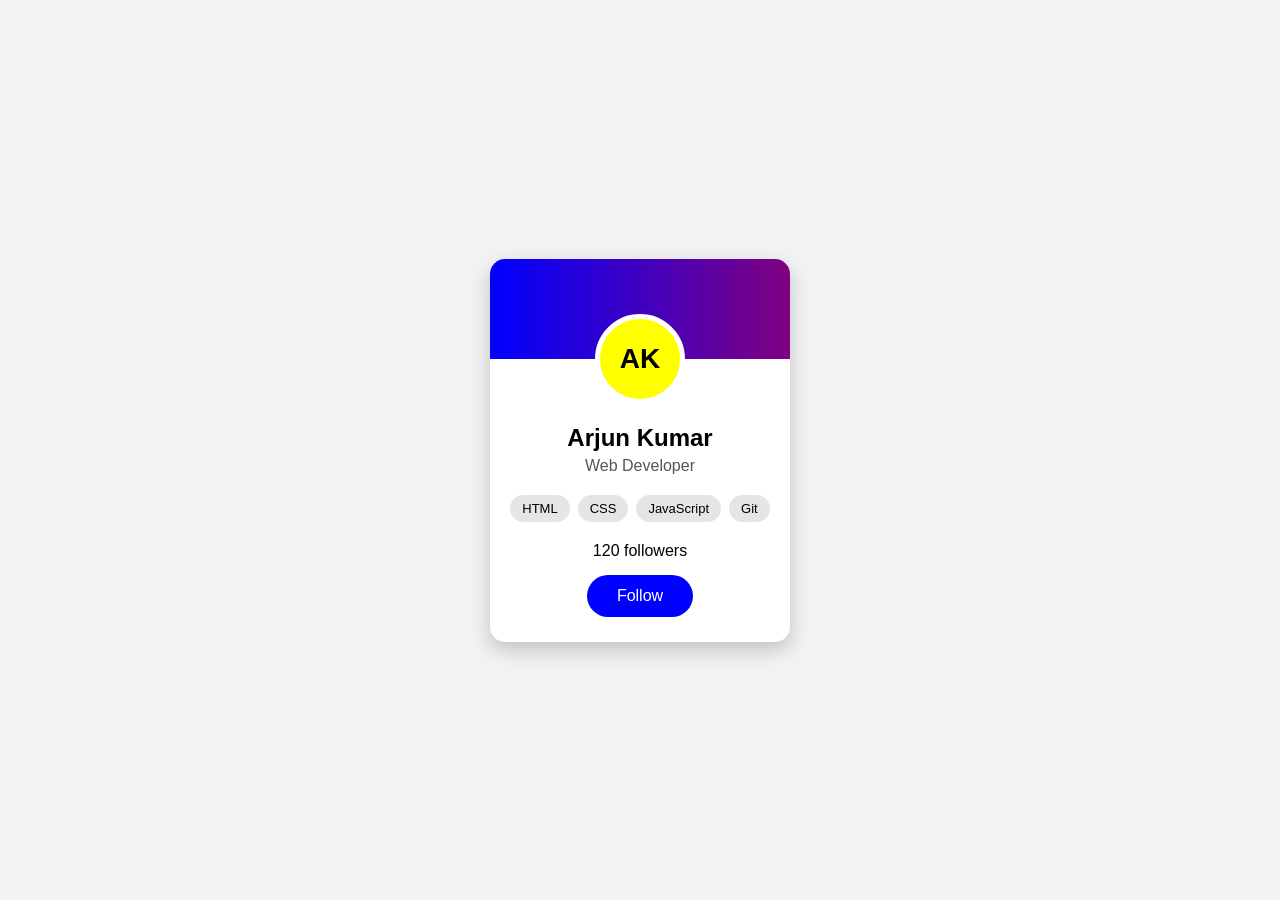
<file: frontend-endterm/scenerio-1/index.html>
<!DOCTYPE html>
<html lang="en">
<head>
    <meta charset="UTF-8">
    <meta name="viewport" content="width=device-width, initial-scale=1.0">
    <title>Profile Card</title>
    <link rel="stylesheet" href="style.css">
</head>
<body>

    <div class="profile-card">
        <div class="banner"></div>

        <div class="avatar">AK</div>

        <div class="profile-content">
            <h2>Arjun Kumar</h2>
            <p class="role">Web Developer</p>

            <ul class="skills">
                <li>HTML</li>
                <li>CSS</li>
                <li>JavaScript</li>
                <li>Git</li>
            </ul>

            <p class="followers">
                <span id="count">120</span> followers
            </p>

            <button id="followBtn">Follow</button>
        </div>
    </div>

    <script src="script.js"></script>
</body>
</html>
</file>
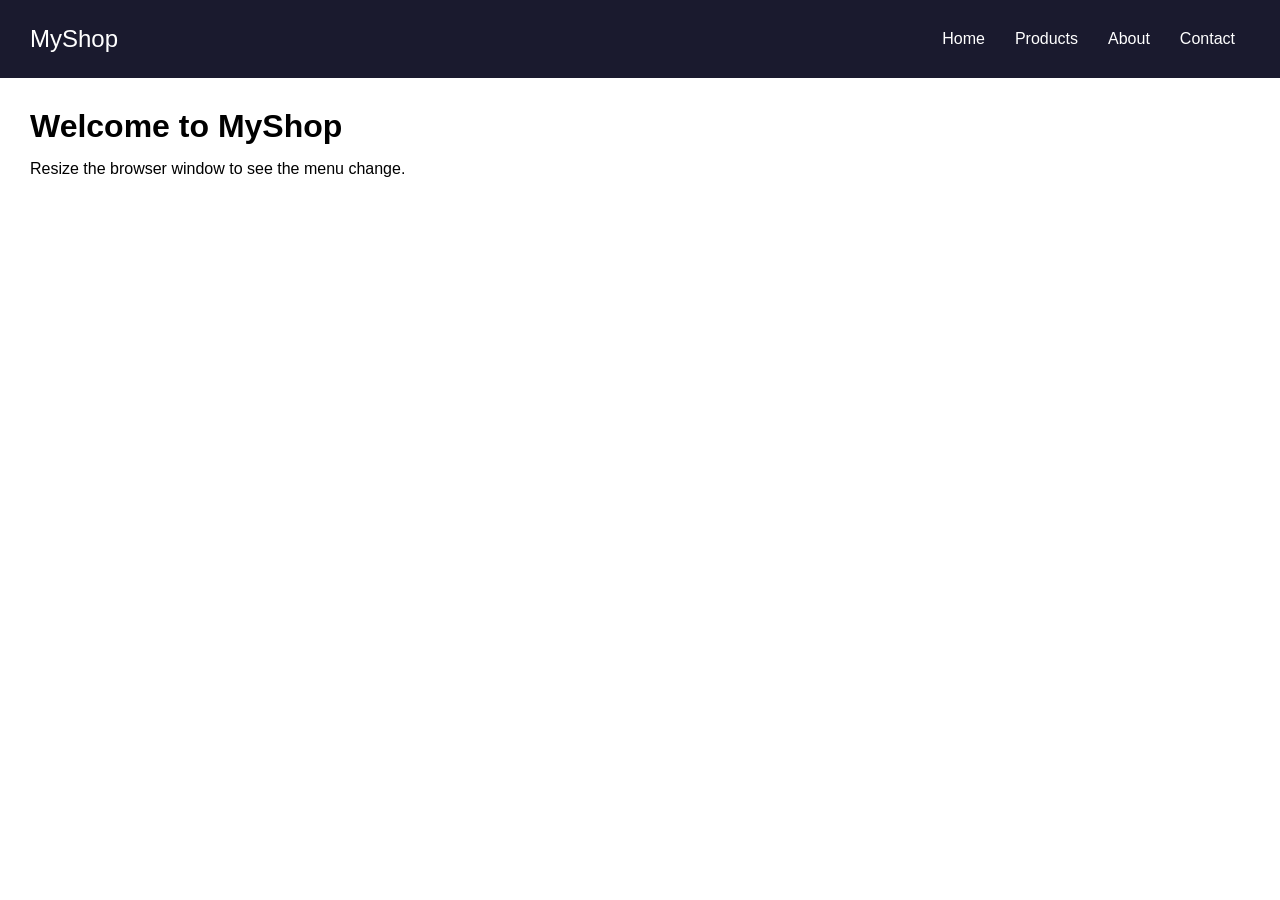
<file: frontend-endterm/scenerio-2/index.html>
<!DOCTYPE html>
<html lang="en">
<head>
    <meta charset="UTF-8">
    <meta name="viewport" content="width=device-width, initial-scale=1.0">
    <title>MyShop</title>
    <link rel="stylesheet" href="style.css">
</head>
<body>

    <header>
        <div class="logo">MyShop</div>

        <button class="menu-btn" id="menuBtn">&#9776;</button>

        <nav id="navMenu">
            <a href="#">Home</a>
            <a href="#">Products</a>
            <a href="#">About</a>
            <a href="#">Contact</a>
        </nav>
    </header>

    <main>
        <h1>Welcome to MyShop</h1>
        <p>Resize the browser window to see the menu change.</p>
    </main>

    <script src="script.js"></script>
</body>
</html>
</file>
<file: frontend-endterm/scenerio-1/style.css>
* {
    margin: 0;
    padding: 0;
    box-sizing: border-box;
}

body {
    font-family: Arial, sans-serif;
    background: #f2f2f2;
    height: 100vh;
    display: flex;
    justify-content: center;
    align-items: center;
}

/* Profile Card */
.profile-card {
    width: 300px;
    background: white;
    border-radius: 15px;
    box-shadow: 0 8px 20px rgba(0, 0, 0, 0.2);
    text-align: center;
    overflow: visible;
}

/* Banner */
.banner {
    height: 100px;
    background: linear-gradient(to right, blue, purple);
    border-radius: 15px 15px 0 0;
}

/* Avatar */
.avatar {
    width: 90px;
    height: 90px;
    background: yellow;
    border: 5px solid white;
    border-radius: 50%;
    margin: -45px auto 10px;
    display: flex;
    justify-content: center;
    align-items: center;
    font-size: 28px;
    font-weight: bold;
}

/* Profile Details */
.profile-content {
    padding: 10px 20px 25px;
}

h2 {
    margin-bottom: 5px;
}

.role {
    color: #555;
    margin-bottom: 20px;
}

/* Skills */
.skills {
    list-style: none;
    display: flex;
    justify-content: center;
    flex-wrap: wrap;
    gap: 8px;
    margin-bottom: 20px;
}

.skills li {
    background: #e5e5e5;
    padding: 6px 12px;
    border-radius: 20px;
    font-size: 13px;
}

/* Followers */
.followers {
    margin-bottom: 15px;
    font-size: 16px;
}

/* Follow Button */
button {
    background: blue;
    color: white;
    border: none;
    padding: 12px 30px;
    border-radius: 25px;
    cursor: pointer;
    font-size: 16px;
    transition: 0.3s;
}

/* Following State */
button.following {
    background: white;
    color: blue;
    border: 2px solid blue;
}

button:hover {
    opacity: 0.85;
}
</file>
<file: frontend-endterm/scenerio-2/style.css>
/* General */
* {
    margin: 0;
    padding: 0;
    box-sizing: border-box;
}

body {
    font-family: Arial, sans-serif;
}

/* Navigation Bar */
header {
    background: #1a1a2e;
    color: white;
    padding: 15px 30px;
    display: flex;
    justify-content: space-between;
    align-items: center;
}

/* Logo */
.logo {
    font-size: 24px;
}

/* Navigation Links */
nav {
    display: flex;
}

nav a {
    color: white;
    text-decoration: none;
    padding: 15px;
}

nav a:hover {
    background: blue;
}

/* Hamburger Button */
.menu-btn {
    display: none;
    background: none;
    color: white;
    border: none;
    font-size: 28px;
    cursor: pointer;
}

/* Main Section */
main {
    padding: 30px;
}

main h1 {
    margin-bottom: 15px;
}

/* Mobile Responsive */
@media (max-width: 600px) {

    .menu-btn {
        display: block;
    }

    nav {
        display: none;
        flex-direction: column;
        width: 100%;
    }

    nav.open {
        display: flex;
    }

    header {
        flex-wrap: wrap;
    }

    nav a {
        padding: 15px;
        border-top: 1px solid #444;
    }
}
</file>
